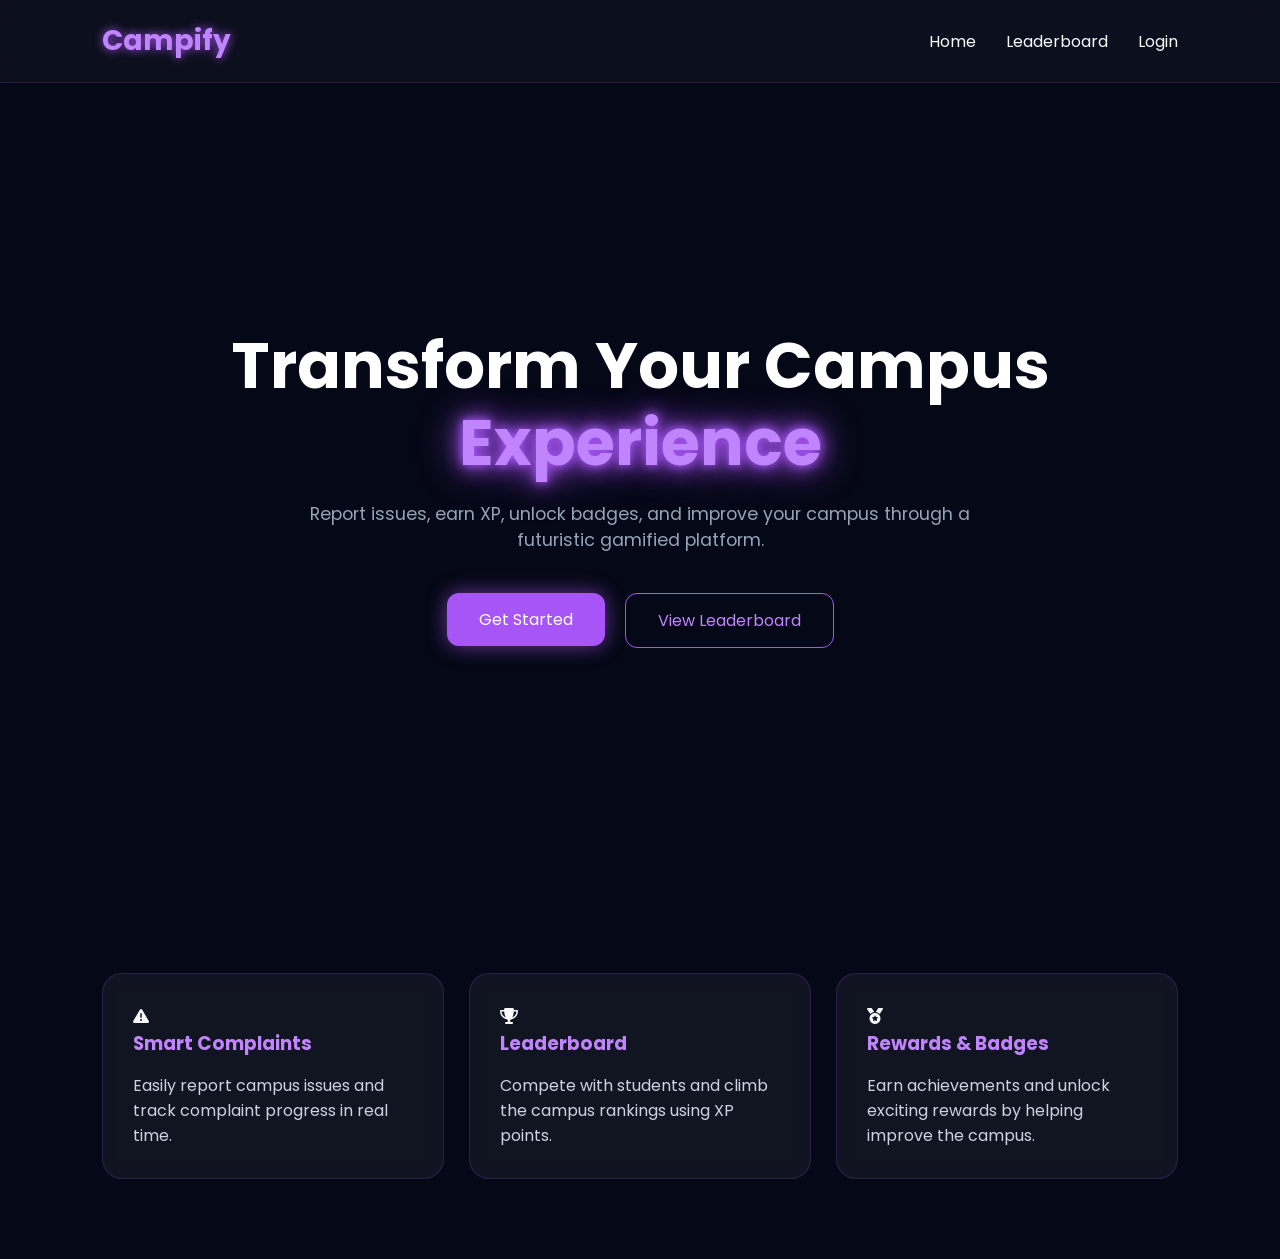
<file: index.html>
<!DOCTYPE html>
<html lang="en">
<head>
    <meta charset="UTF-8">
    <meta name="viewport" content="width=device-width, initial-scale=1.0">
    <title>Campify</title>

    <link rel="stylesheet" href="campus_game/css/style.css">
    <link rel="stylesheet" href="campus_game/css/responsive.css">
    <link rel="stylesheet"
    href="https://cdnjs.cloudflare.com/ajax/libs/font-awesome/6.5.1/css/all.min.css">
</head>
<body>

    <nav class="navbar">

        <div class="logo">Campify</div>

        <div class="nav-links">
            <a href="index.html">Home</a>
            <a href="campus_game/leaderboard.html">Leaderboard</a>
            <a href="campus_game/login.html">Login</a>
        </div>

    </nav>

    <section class="hero">

        <h1>
            Transform Your Campus
            <span>Experience</span>
        </h1>

        <p>
            Report issues, earn XP, unlock badges,
            and improve your campus through a
            futuristic gamified platform.
        </p>

        <div class="hero-btns">

            <a href="campus_game/login.html">
                <button class="btn primary-btn">
                    Get Started
                </button>
            </a>

            <a href="campus_game/leaderboard.html">
                <button class="btn secondary-btn">
                    View Leaderboard
                </button>
            </a>

        </div>

    </section>

    <section class="features">

        <div class="card">
            <i class="fa-solid fa-triangle-exclamation"></i>
            <h3>Smart Complaints</h3>
            <p>
                Easily report campus issues and track
                complaint progress in real time.
            </p>
        </div>

        <div class="card">
            <i class="fa-solid fa-trophy"></i>
            <h3>Leaderboard</h3>
            <p>
                Compete with students and climb the
                campus rankings using XP points.
            </p>
        </div>

        <div class="card">
            <i class="fa-solid fa-medal"></i>
            <h3>Rewards & Badges</h3>
            <p>
                Earn achievements and unlock exciting
                rewards by helping improve the campus.
            </p>
        </div>

    </section>

<script src="campus_game/js/main.js"></script>
</body>
</html>
</file>
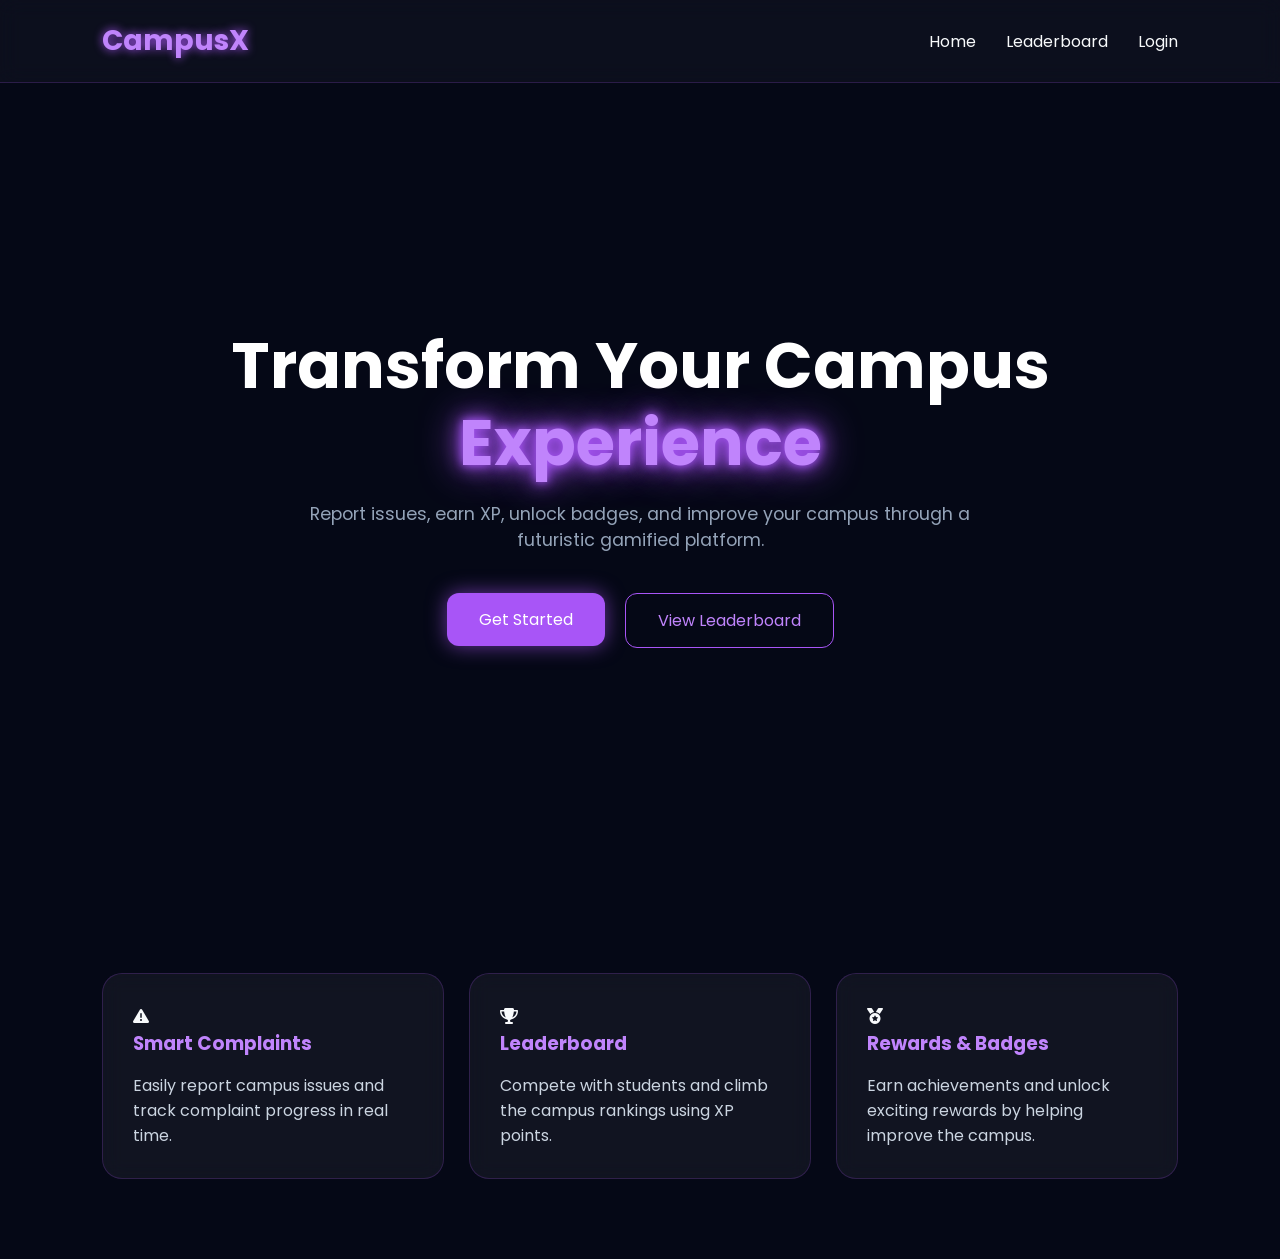
<file: campus-gamified-system/frontend/index.html>
<!DOCTYPE html>
<html lang="en">
<head>
    <meta charset="UTF-8">
    <meta name="viewport" content="width=device-width, initial-scale=1.0">
    <title>CampusX</title>

    <link rel="stylesheet" href="css/style.css">
<link rel="stylesheet" href="css/responsive.css">
    <link rel="stylesheet"
    href="https://cdnjs.cloudflare.com/ajax/libs/font-awesome/6.5.1/css/all.min.css">
</head>
<body>

    <nav class="navbar">

        <div class="logo">CampusX</div>

        <div class="nav-links">
            <a href="index.html">Home</a>
            <a href="leaderboard.html">Leaderboard</a>
            <a href="login.html">Login</a>
        </div>

    </nav>
    <section class="hero">

        <h1>
            Transform Your Campus
            <span>Experience</span>
        </h1>

        <p>
            Report issues, earn XP, unlock badges,
            and improve your campus through a
            futuristic gamified platform.
        </p>

        <div class="hero-btns">

            <a href="login.html">
                <button class="btn primary-btn">
                    Get Started
                </button>
            </a>

            <a href="leaderboard.html">
                <button class="btn secondary-btn">
                    View Leaderboard
                </button>
            </a>

        </div>

    </section>

    <section class="features">

        <div class="card">
            <i class="fa-solid fa-triangle-exclamation"></i>
            <h3>Smart Complaints</h3>
            <p>
                Easily report campus issues and track
                complaint progress in real time.
            </p>
        </div>

        <div class="card">
            <i class="fa-solid fa-trophy"></i>
            <h3>Leaderboard</h3>
            <p>
                Compete with students and climb the
                campus rankings using XP points.
            </p>
        </div>

        <div class="card">
            <i class="fa-solid fa-medal"></i>
            <h3>Rewards & Badges</h3>
            <p>
                Earn achievements and unlock exciting
                rewards by helping improve the campus.
            </p>
        </div>

    </section>
<script src="js/main.js"></script>
</body>
</html>
</file>
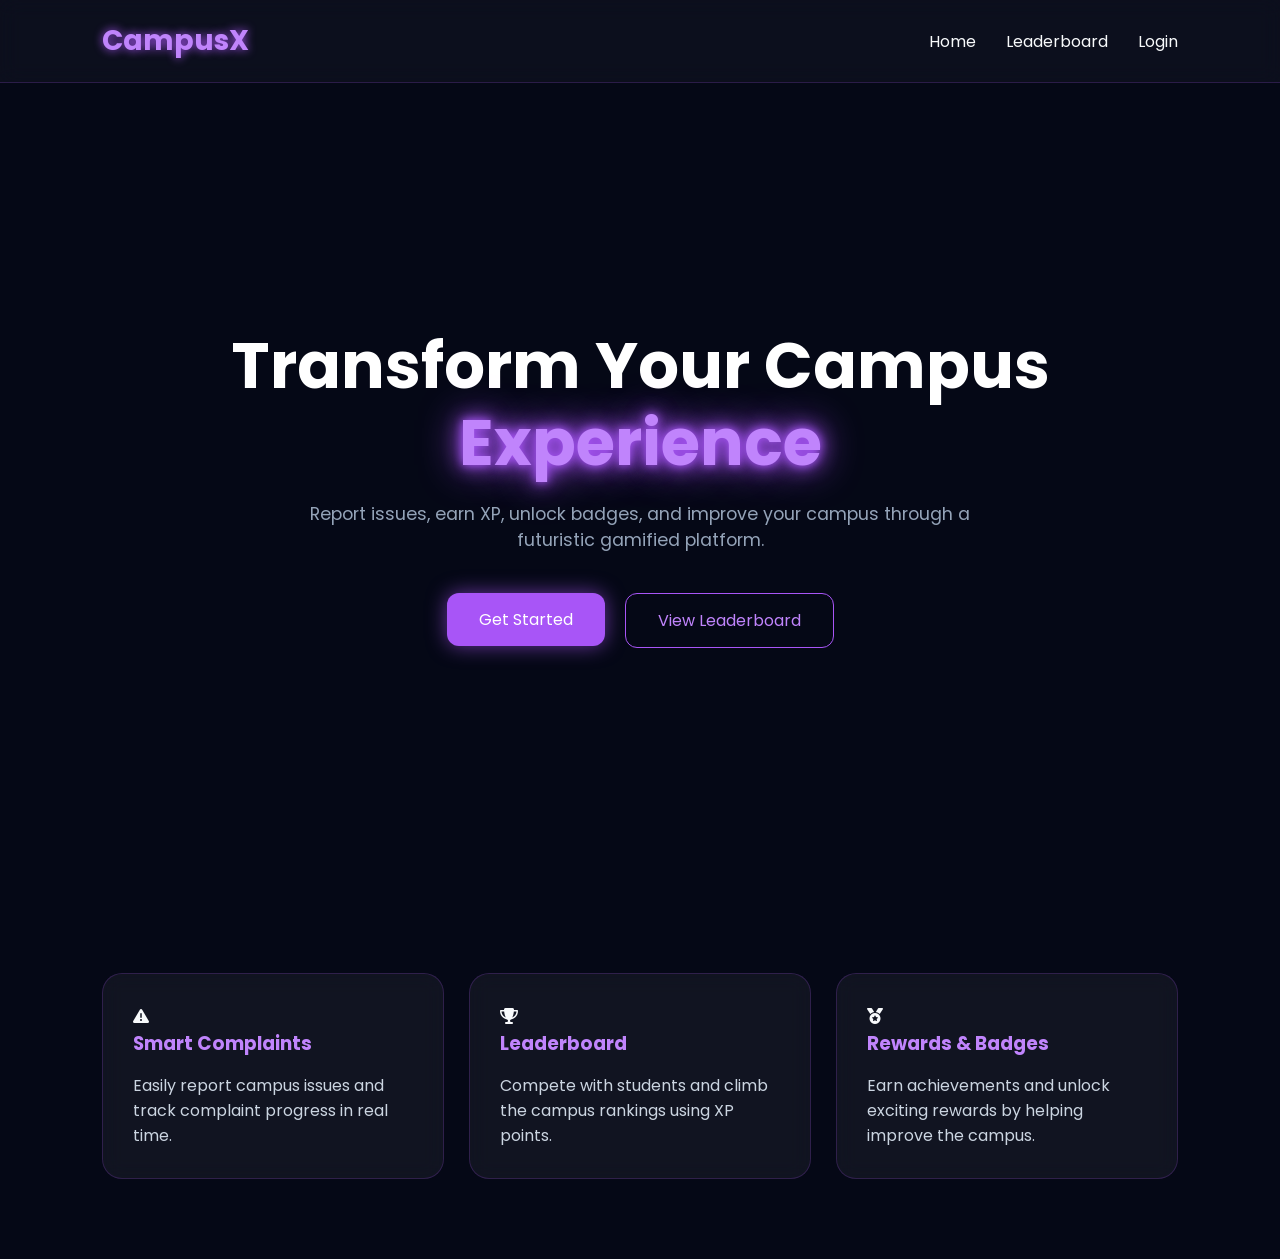
<file: campus-gamified-system/frontend/html/index.html>
<!DOCTYPE html>
<html lang="en">
<head>
    <meta charset="UTF-8">
    <meta name="viewport" content="width=device-width, initial-scale=1.0">
    <title>CampusX</title>

    <link rel="stylesheet" href="../css/style.css">
<link rel="stylesheet" href="../css/responsive.css">
    <link rel="stylesheet"
    href="https://cdnjs.cloudflare.com/ajax/libs/font-awesome/6.5.1/css/all.min.css">
</head>
<body>

    <nav class="navbar">

        <div class="logo">CampusX</div>

        <div class="nav-links">
            <a href="index.html">Home</a>
            <a href="leaderboard.html">Leaderboard</a>
            <a href="login.html">Login</a>
        </div>

    </nav>
    <section class="hero">

        <h1>
            Transform Your Campus
            <span>Experience</span>
        </h1>

        <p>
            Report issues, earn XP, unlock badges,
            and improve your campus through a
            futuristic gamified platform.
        </p>

        <div class="hero-btns">

            <a href="login.html">
                <button class="btn primary-btn">
                    Get Started
                </button>
            </a>

            <a href="leaderboard.html">
                <button class="btn secondary-btn">
                    View Leaderboard
                </button>
            </a>

        </div>

    </section>

    <section class="features">

        <div class="card">
            <i class="fa-solid fa-triangle-exclamation"></i>
            <h3>Smart Complaints</h3>
            <p>
                Easily report campus issues and track
                complaint progress in real time.
            </p>
        </div>

        <div class="card">
            <i class="fa-solid fa-trophy"></i>
            <h3>Leaderboard</h3>
            <p>
                Compete with students and climb the
                campus rankings using XP points.
            </p>
        </div>

        <div class="card">
            <i class="fa-solid fa-medal"></i>
            <h3>Rewards & Badges</h3>
            <p>
                Earn achievements and unlock exciting
                rewards by helping improve the campus.
            </p>
        </div>

    </section>
<script src="../js/main.js"></script>
</body>
</html>
</file>
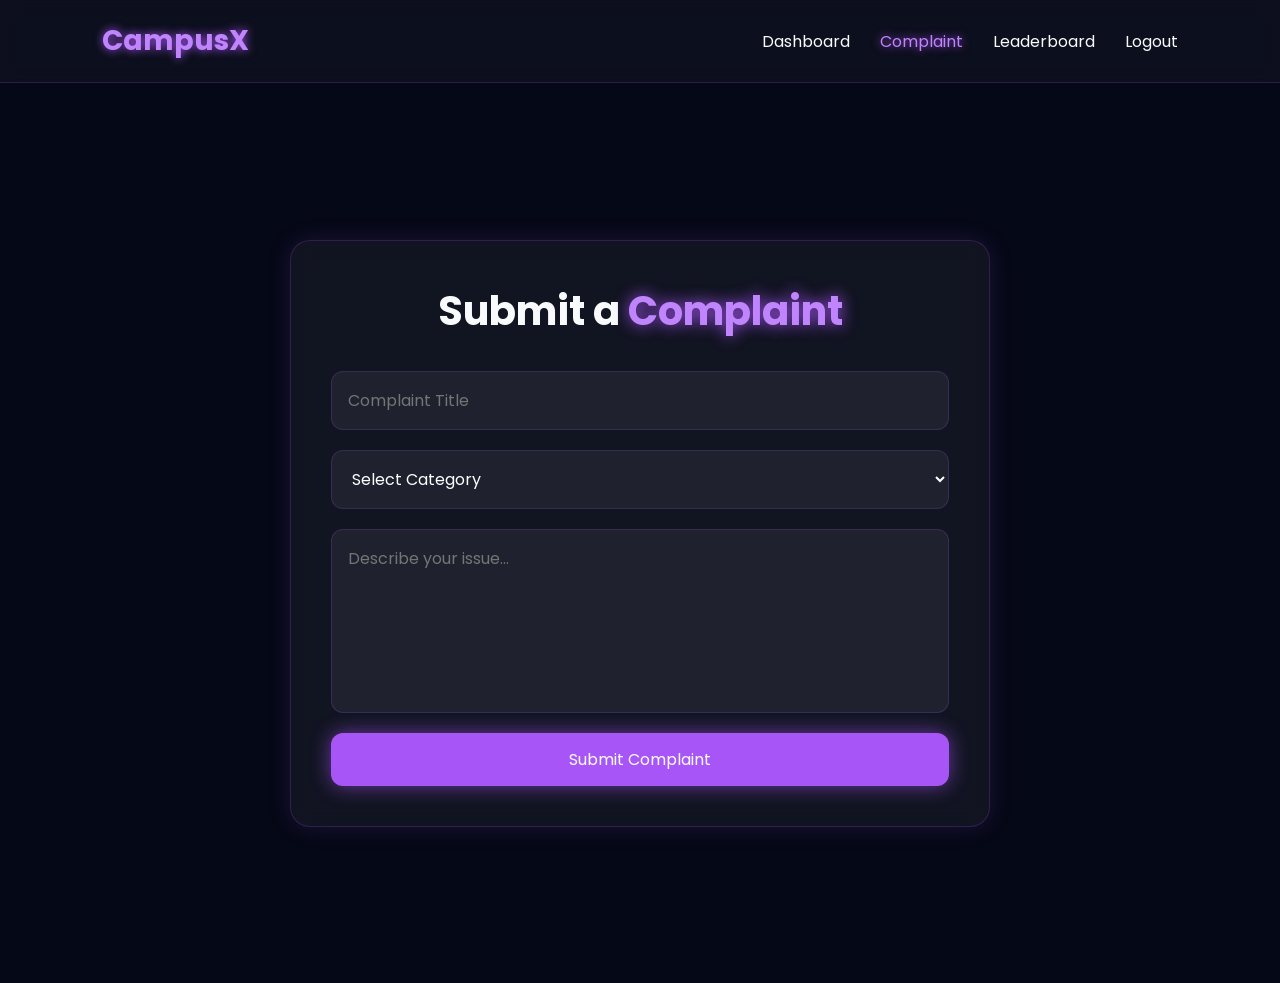
<file: campus-gamified-system/complaint.html>
<!DOCTYPE html>
<html lang="en">
<head>
    <meta charset="UTF-8">
    <meta name="viewport" content="width=device-width, initial-scale=1.0">
    <title>Complaint Page</title>

    <!-- CSS -->

    <link rel="stylesheet" href="css/style.css">
    <link rel="stylesheet" href="css/complaint.css">
    <link rel="stylesheet" href="css/responsive.css">

    <!-- FONT AWESOME -->

    <link rel="stylesheet"
    href="https://cdnjs.cloudflare.com/ajax/libs/font-awesome/6.5.1/css/all.min.css">
</head>
<body>

    <!-- NAVBAR -->

    <nav class="navbar">

        <div class="logo">CampusX</div>

        <div class="nav-links">
            <a href="dashboard.html">Dashboard</a>
            <a href="complaint.html" class="active">Complaint</a>
            <a href="leaderboard.html">Leaderboard</a>
            <a href="index.html">Logout</a>
        </div>

    </nav>

    <!-- COMPLAINT SECTION -->

    <section class="complaint-section">

        <div class="complaint-container">

            <h1>Submit a <span>Complaint</span></h1>

            <form class="complaint-form">

                <input
                    type="text"
                    placeholder="Complaint Title"
                    required
                >

                <select required>
                    <option value="">Select Category</option>
                    <option>Electricity</option>
                    <option>Water</option>
                    <option>WiFi</option>
                    <option>Classroom</option>
                    <option>Hostel</option>
                </select>

                <textarea
                    rows="6"
                    placeholder="Describe your issue..."
                    required
                ></textarea>

                <button type="submit" class="btn primary-btn">
                    Submit Complaint
                </button>

            </form>

        </div>

    </section>

    <!-- JS -->

    <script src="js/main.js"></script>
    <script src="js/complaint.js"></script>

</body>
</html>
</file>
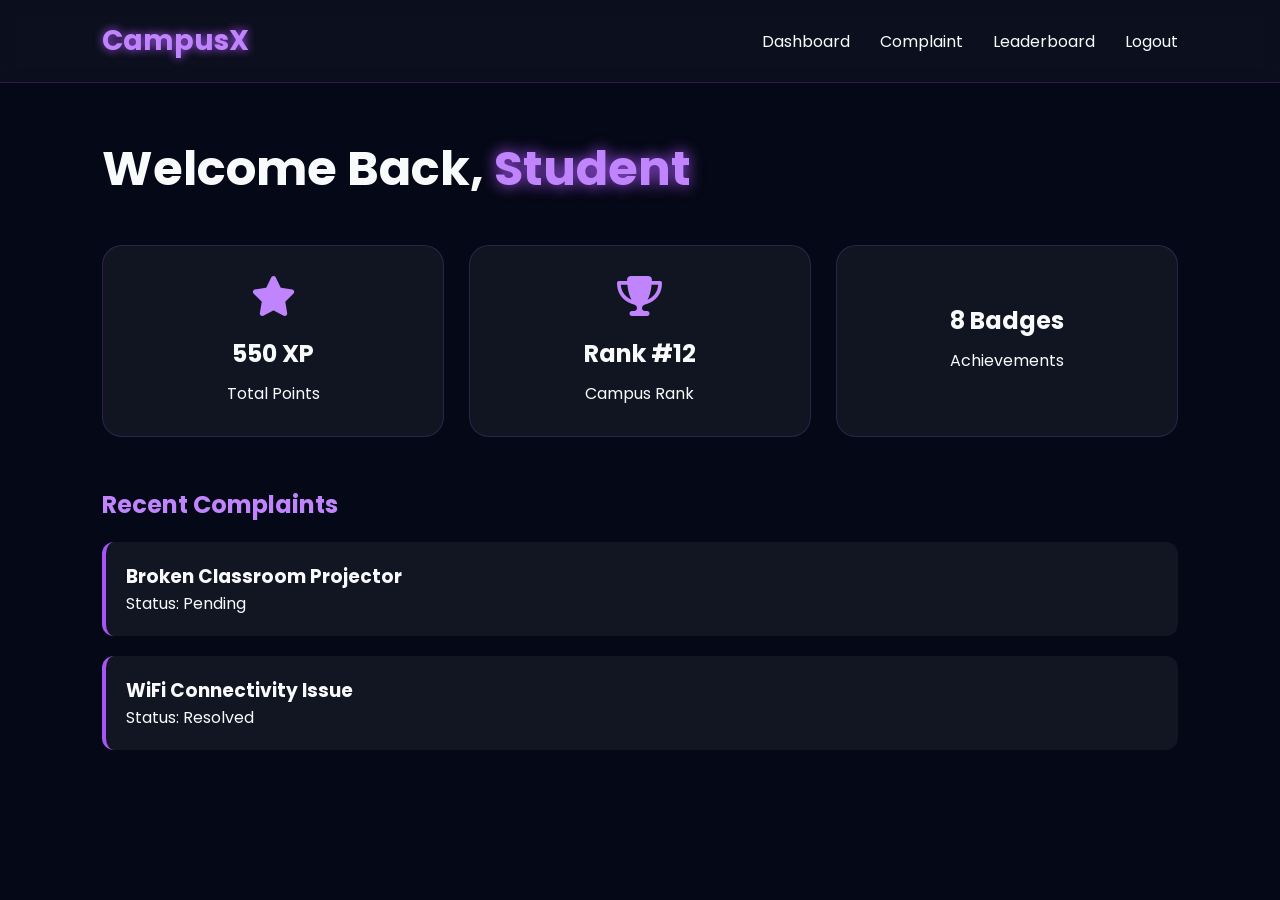
<file: campus-gamified-system/dashboard.html>
<!DOCTYPE html>
<html lang="en">
<head>
    <meta charset="UTF-8">
    <meta name="viewport" content="width=device-width, initial-scale=1.0">
    <title>Dashboard</title>

    <link rel="stylesheet" href="css/style.css">
    <link rel="stylesheet" href="css/dashboard.css">
<link rel="stylesheet" href="css/responsive.css">
    <link rel="stylesheet"
    href="https://cdnjs.cloudflare.com/ajax/libs/font-awesome/6.5.1/css/all.min.css">
</head>
<body>

    <nav class="navbar">
        <div class="logo">CampusX</div>

        <div class="nav-links">
            <a href="dashboard.html">Dashboard</a>
            <a href="complaint.html">Complaint</a>
            <a href="leaderboard.html">Leaderboard</a>
            <a href="index.html">Logout</a>
        </div>
    </nav>

    <section class="dashboard">

        <h1>Welcome Back, <span>Student</span></h1>

        <div class="stats-container">

            <div class="stat-card">
                <i class="fa-solid fa-star"></i>
                <h2 class="xp-count">0 XP</h2>
                <p>Total Points</p>
            </div>

            <div class="stat-card">
                <i class="fa-solid fa-trophy"></i>
                <h2>Rank #12</h2>
                <p>Campus Rank</p>
            </div>

            <div class="stat-card">
                <i class="fa-solid fa-badge-check"></i>
                <h2>8 Badges</h2>
                <p>Achievements</p>
            </div>

        </div>

        <div class="recent-section">

            <h2>Recent Complaints</h2>

            <div class="complaint-card">
                <h3>Broken Classroom Projector</h3>
                <p>Status: Pending</p>
            </div>

            <div class="complaint-card">
                <h3>WiFi Connectivity Issue</h3>
                <p>Status: Resolved</p>
            </div>

        </div>

    </section>
<script src="js/dashboard.js"></script>
<script src="js/main.js"></script>
</body>
</html>
</file>
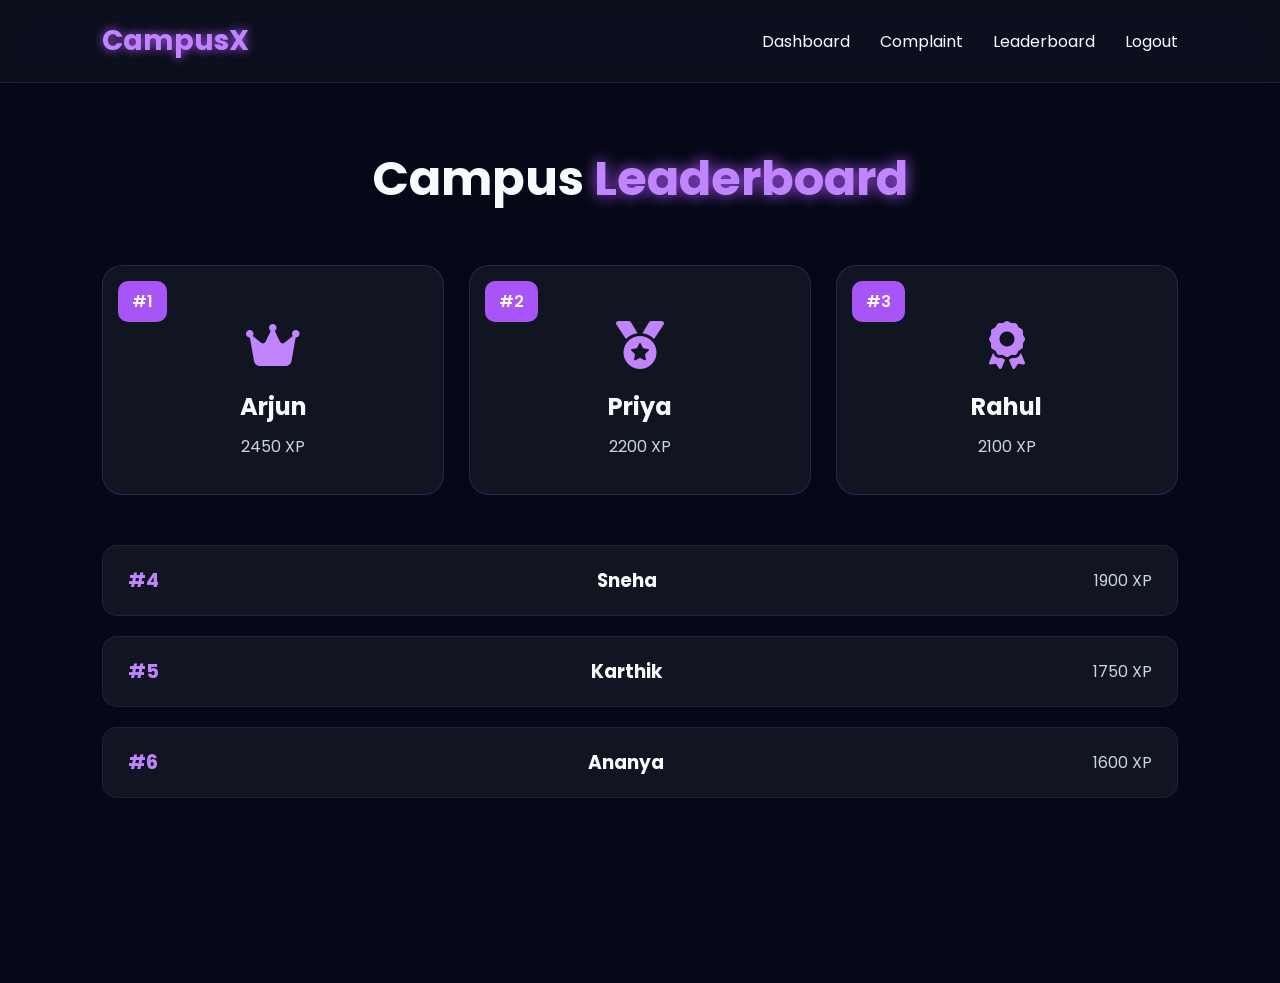
<file: campus-gamified-system/leaderboard.html>
<!DOCTYPE html>
<html lang="en">
<head>
    <meta charset="UTF-8">
    <meta name="viewport" content="width=device-width, initial-scale=1.0">
    <title>Leaderboard</title>

    <link rel="stylesheet" href="css/style.css">
    <link rel="stylesheet" href="css/leaderboard.css">
<link rel="stylesheet" href="css/responsive.css">
    <link rel="stylesheet"
    href="https://cdnjs.cloudflare.com/ajax/libs/font-awesome/6.5.1/css/all.min.css">
</head>
<body>

    <nav class="navbar">

        <div class="logo">CampusX</div>

        <div class="nav-links">
            <a href="dashboard.html">Dashboard</a>
            <a href="complaint.html">Complaint</a>
            <a href="leaderboard.html">Leaderboard</a>
            <a href="index.html">Logout</a>
        </div>

    </nav>

    <section class="leaderboard-section">

        <h1>Campus <span>Leaderboard</span></h1>

        <div class="leaderboard-container">

            <div class="leader-card first">
                <div class="rank">#1</div>

                <i class="fa-solid fa-crown"></i>

                <h2>Arjun</h2>

                <p>2450 XP</p>
            </div>

            <div class="leader-card second">
                <div class="rank">#2</div>

                <i class="fa-solid fa-medal"></i>

                <h2>Priya</h2>

                <p>2200 XP</p>
            </div>

            <div class="leader-card third">
                <div class="rank">#3</div>

                <i class="fa-solid fa-award"></i>

                <h2>Rahul</h2>

                <p>2100 XP</p>
            </div>

        </div>

        <div class="rank-list">

            <div class="rank-item">
                <span>#4</span>
                <h3>Sneha</h3>
                <p>1900 XP</p>
            </div>

            <div class="rank-item">
                <span>#5</span>
                <h3>Karthik</h3>
                <p>1750 XP</p>
            </div>

            <div class="rank-item">
                <span>#6</span>
                <h3>Ananya</h3>
                <p>1600 XP</p>
            </div>

        </div>

    </section>
<script src="js/main.js"></script>
</body>
</html>
</file>
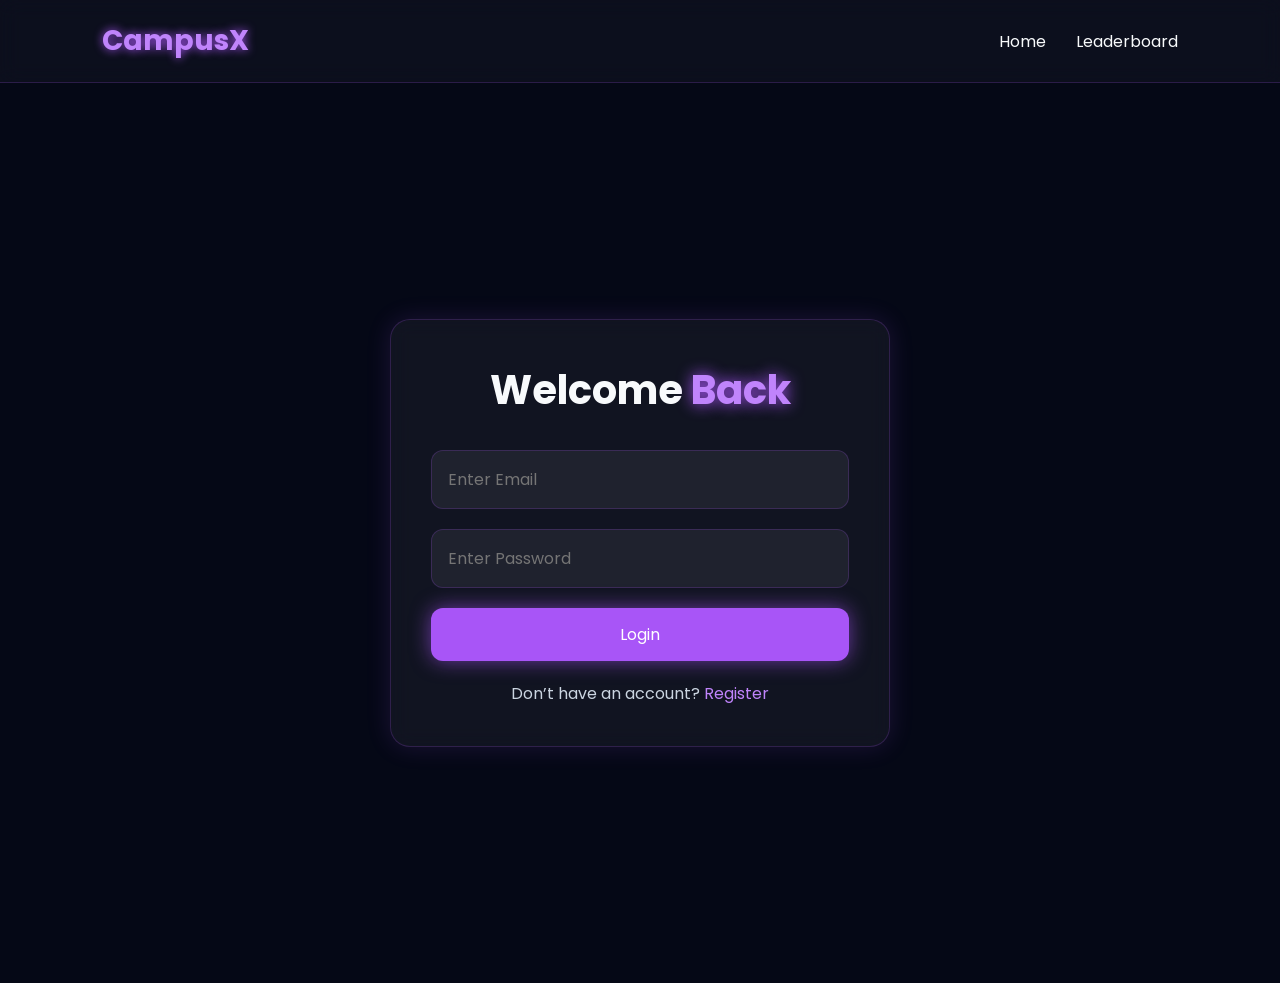
<file: campus-gamified-system/login.html>
<!DOCTYPE html>
<html lang="en">
<head>
    <meta charset="UTF-8">
    <meta name="viewport" content="width=device-width, initial-scale=1.0">
    <title>Login</title>

    <link rel="stylesheet" href="css/style.css">
    <link rel="stylesheet" href="css/login.css">
<link rel="stylesheet" href="css/responsive.css">
    <link rel="stylesheet"
    href="https://cdnjs.cloudflare.com/ajax/libs/font-awesome/6.5.1/css/all.min.css">
</head>
<body>

    <nav class="navbar">

        <div class="logo">CampusX</div>

        <div class="nav-links">
            <a href="index.html">Home</a>
            <a href="leaderboard.html">Leaderboard</a>
        </div>

    </nav>

    <section class="login-section">

        <div class="login-container">

            <h1>Welcome <span>Back</span></h1>

            <form class="login-form">

                <input type="email"
                placeholder="Enter Email"
                required>

                <input type="password"
                placeholder="Enter Password"
                required>

                <button class="btn primary-btn">
                    Login
                </button>

            </form>

            <p class="register-text">
                Don’t have an account?
                <a href="#">Register</a>
            </p>

        </div>

    </section>
<script src="js/main.js"></script>
<script src="js/login.js"></script>
</body>
</html>
</file>
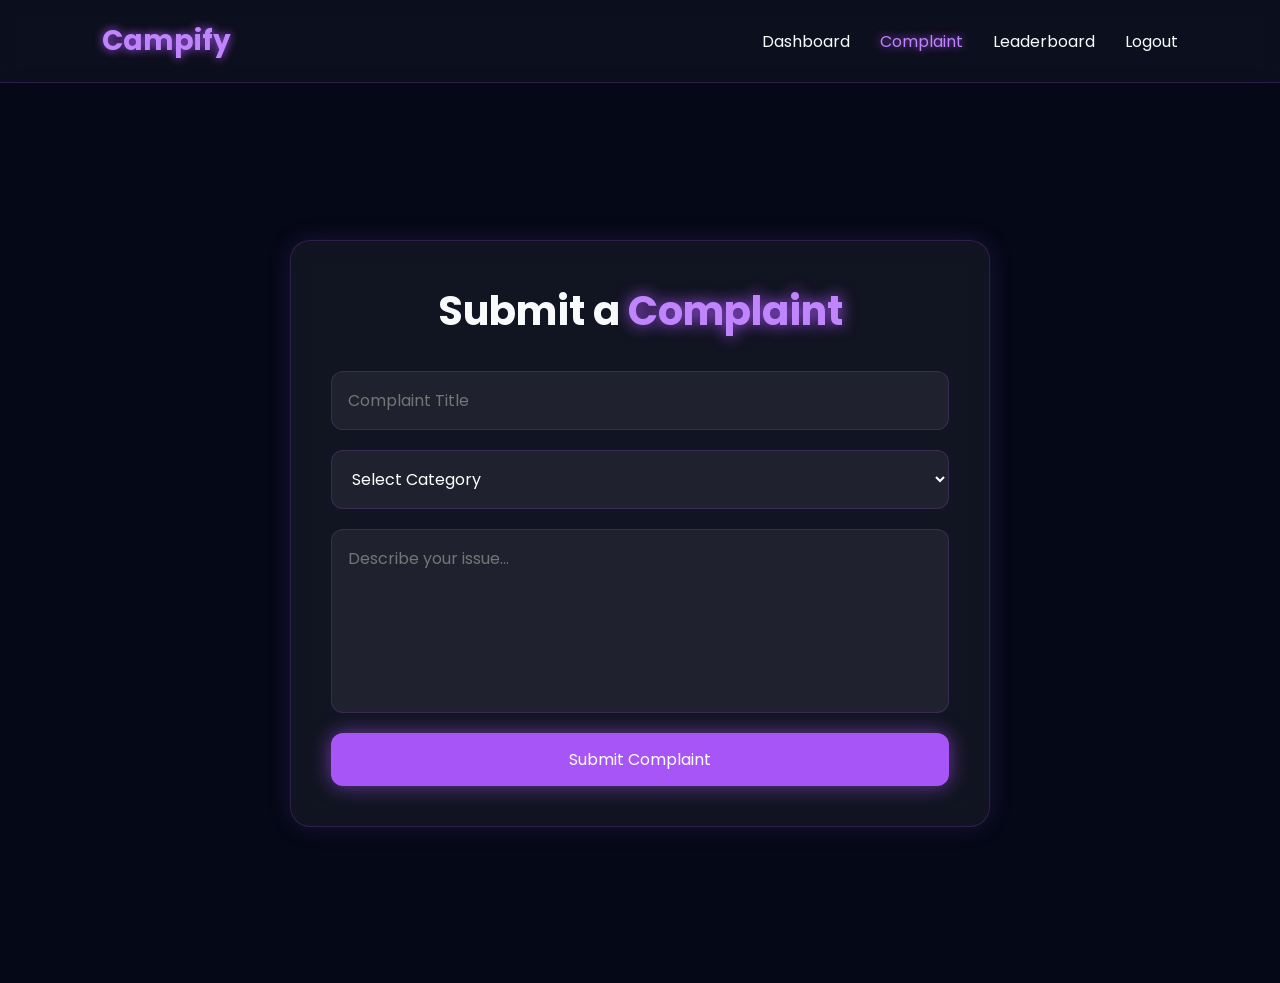
<file: campus_game/complaint.html>
<!DOCTYPE html>
<html lang="en">
<head>
    <meta charset="UTF-8">
    <meta name="viewport" content="width=device-width, initial-scale=1.0">
    <title>Complaint Page</title>

    <link rel="stylesheet" href="css/style.css">
    <link rel="stylesheet" href="css/complaint.css">
    <link rel="stylesheet" href="css/responsive.css">

    <link rel="stylesheet"
    href="https://cdnjs.cloudflare.com/ajax/libs/font-awesome/6.5.1/css/all.min.css">
</head>
<body>

    <nav class="navbar">

        <div class="logo">Campify</div>

        <div class="nav-links">
            <a href="dashboard.html">Dashboard</a>
            <a href="complaint.html" class="active">Complaint</a>
            <a href="leaderboard.html">Leaderboard</a>
            <a href="../index.html">Logout</a>
        </div>

    </nav>

    <section class="complaint-section">

        <div class="complaint-container">

            <h1>Submit a <span>Complaint</span></h1>

            <form class="complaint-form">

                <input
                    type="text"
                    placeholder="Complaint Title"
                    required
                >

                <select required>
                    <option value="">Select Category</option>
                    <option>Electricity</option>
                    <option>Water</option>
                    <option>WiFi</option>
                    <option>Classroom</option>
                    <option>Hostel</option>
                </select>

                <textarea
                    rows="6"
                    placeholder="Describe your issue..."
                    required
                ></textarea>

                <button type="submit" class="btn primary-btn">
                    Submit Complaint
                </button>

            </form>

        </div>

    </section>

    <script src="js/main.js"></script>
    <script src="js/complaint.js"></script>

</body>
</html>
</file>
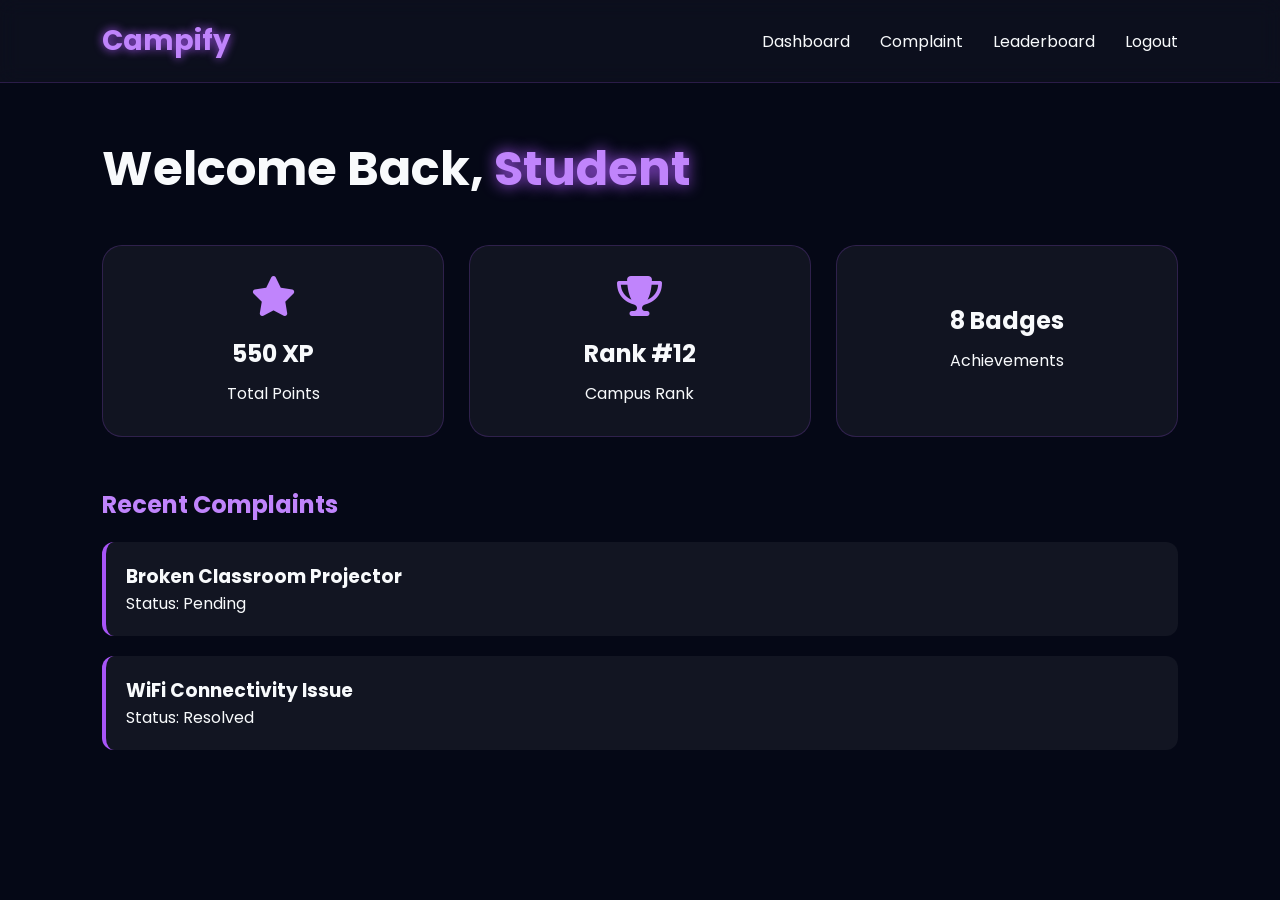
<file: campus_game/dashboard.html>
<!DOCTYPE html>
<html lang="en">
<head>
    <meta charset="UTF-8">
    <meta name="viewport" content="width=device-width, initial-scale=1.0">
    <title>Dashboard</title>

    <link rel="stylesheet" href="css/style.css">
    <link rel="stylesheet" href="css/dashboard.css">
    <link rel="stylesheet" href="css/responsive.css">
    <link rel="stylesheet"
    href="https://cdnjs.cloudflare.com/ajax/libs/font-awesome/6.5.1/css/all.min.css">
</head>
<body>

    <nav class="navbar">
        <div class="logo">Campify</div>

        <div class="nav-links">
            <a href="dashboard.html">Dashboard</a>
            <a href="complaint.html">Complaint</a>
            <a href="leaderboard.html">Leaderboard</a>

            <!-- FIXED -->
            <a href="../index.html">Logout</a>
        </div>
    </nav>

    <section class="dashboard">

        <h1>Welcome Back, <span>Student</span></h1>

        <div class="stats-container">

            <div class="stat-card">
                <i class="fa-solid fa-star"></i>
                <h2 class="xp-count">0 XP</h2>
                <p>Total Points</p>
            </div>

            <div class="stat-card">
                <i class="fa-solid fa-trophy"></i>
                <h2>Rank #12</h2>
                <p>Campus Rank</p>
            </div>

            <div class="stat-card">
                <i class="fa-solid fa-badge-check"></i>
                <h2>8 Badges</h2>
                <p>Achievements</p>
            </div>

        </div>

        <div class="recent-section">

            <h2>Recent Complaints</h2>

            <div class="complaint-card">
                <h3>Broken Classroom Projector</h3>
                <p>Status: Pending</p>
            </div>

            <div class="complaint-card">
                <h3>WiFi Connectivity Issue</h3>
                <p>Status: Resolved</p>
            </div>

        </div>

    </section>

<script src="js/dashboard.js"></script>
<script src="js/main.js"></script>
</body>
</html>
</file>
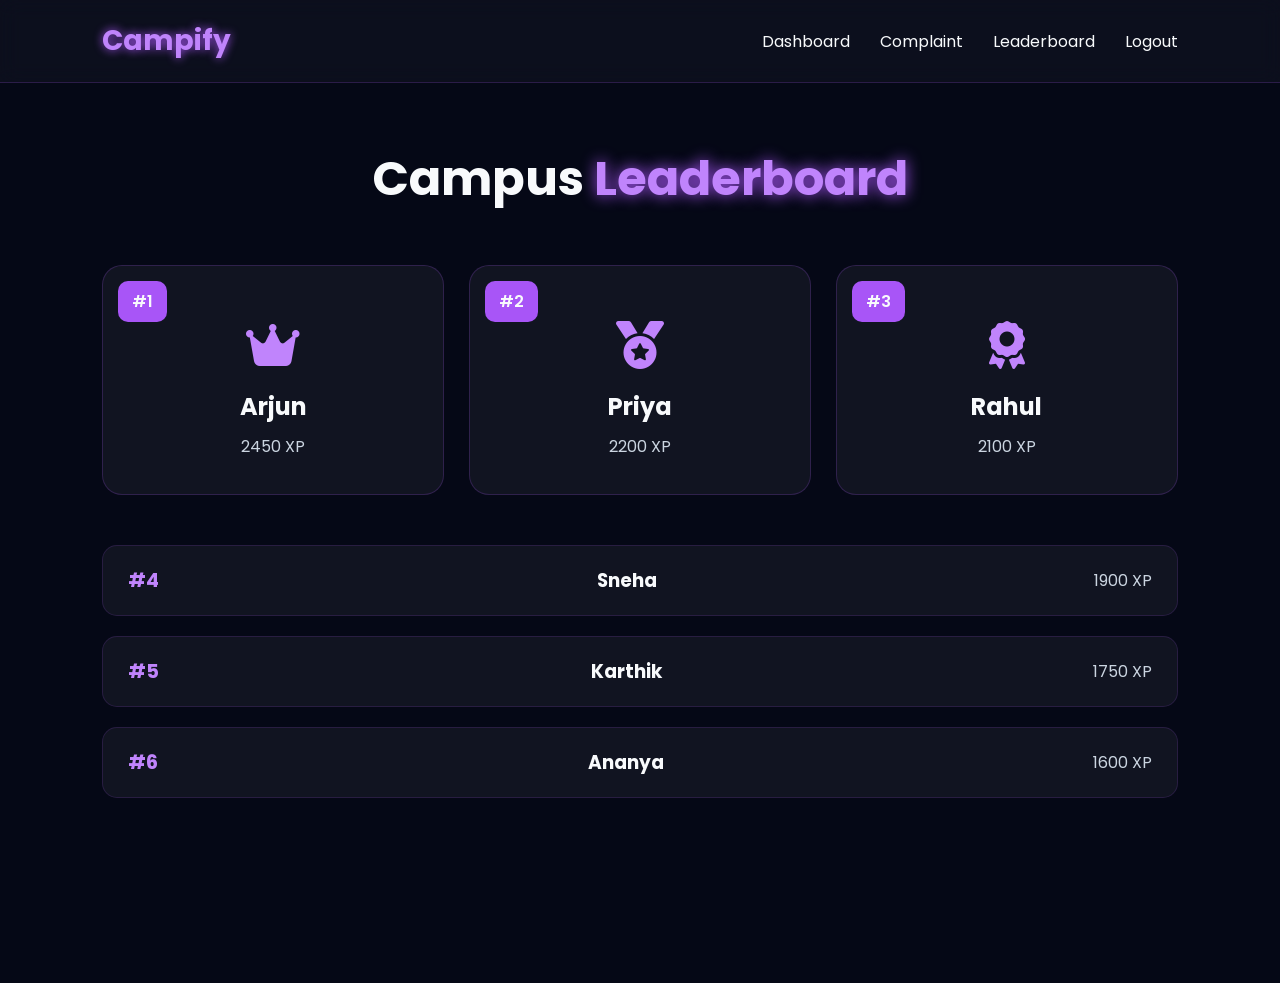
<file: campus_game/leaderboard.html>
<!DOCTYPE html>
<html lang="en">
<head>
    <meta charset="UTF-8">
    <meta name="viewport" content="width=device-width, initial-scale=1.0">
    <title>Leaderboard</title>

    <link rel="stylesheet" href="css/style.css">
    <link rel="stylesheet" href="css/leaderboard.css">
<link rel="stylesheet" href="css/responsive.css">
    <link rel="stylesheet"
    href="https://cdnjs.cloudflare.com/ajax/libs/font-awesome/6.5.1/css/all.min.css">
</head>
<body>

    <nav class="navbar">

        <div class="logo">Campify</div>

        <div class="nav-links">
            <a href="dashboard.html">Dashboard</a>
            <a href="complaint.html">Complaint</a>
            <a href="leaderboard.html">Leaderboard</a>
            <a href="index.html">Logout</a>
        </div>

    </nav>

    <section class="leaderboard-section">

        <h1>Campus <span>Leaderboard</span></h1>

        <div class="leaderboard-container">

            <div class="leader-card first">
                <div class="rank">#1</div>

                <i class="fa-solid fa-crown"></i>

                <h2>Arjun</h2>

                <p>2450 XP</p>
            </div>

            <div class="leader-card second">
                <div class="rank">#2</div>

                <i class="fa-solid fa-medal"></i>

                <h2>Priya</h2>

                <p>2200 XP</p>
            </div>

            <div class="leader-card third">
                <div class="rank">#3</div>

                <i class="fa-solid fa-award"></i>

                <h2>Rahul</h2>

                <p>2100 XP</p>
            </div>

        </div>

        <div class="rank-list">

            <div class="rank-item">
                <span>#4</span>
                <h3>Sneha</h3>
                <p>1900 XP</p>
            </div>

            <div class="rank-item">
                <span>#5</span>
                <h3>Karthik</h3>
                <p>1750 XP</p>
            </div>

            <div class="rank-item">
                <span>#6</span>
                <h3>Ananya</h3>
                <p>1600 XP</p>
            </div>

        </div>

    </section>
<script src="js/main.js"></script>
</body>
</html>
</file>
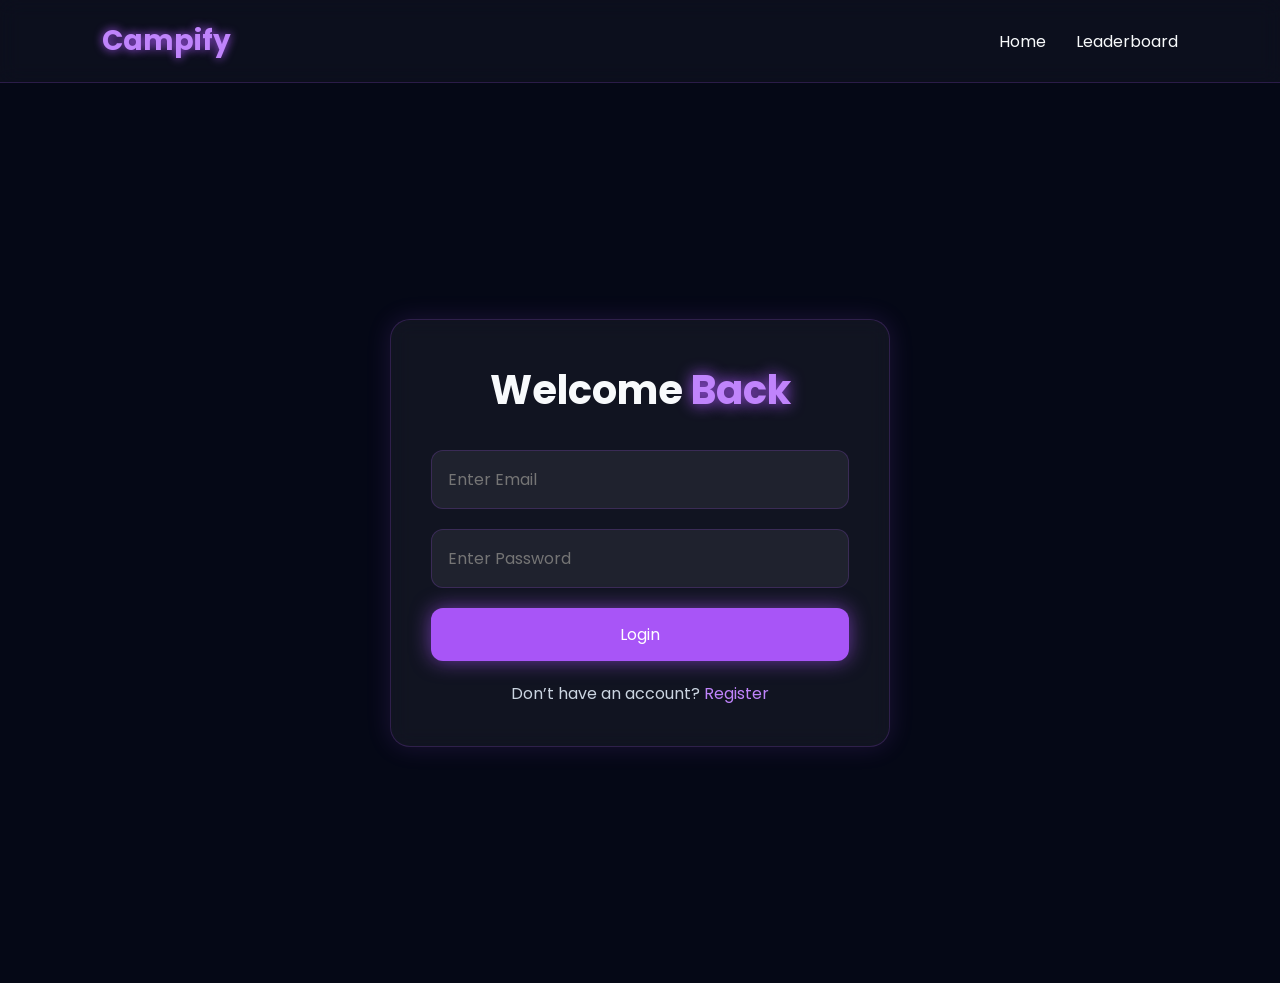
<file: campus_game/login.html>
<!DOCTYPE html>
<html lang="en">
<head>
    <meta charset="UTF-8">
    <meta name="viewport" content="width=device-width, initial-scale=1.0">
    <title>Login</title>

    <link rel="stylesheet" href="css/style.css">
    <link rel="stylesheet" href="css/login.css">
    <link rel="stylesheet" href="css/responsive.css">
    <link rel="stylesheet"
    href="https://cdnjs.cloudflare.com/ajax/libs/font-awesome/6.5.1/css/all.min.css">
</head>
<body>

    <nav class="navbar">

        <div class="logo">Campify</div>

        <div class="nav-links">
            <!-- FIXED PATHS -->
            <a href="../index.html">Home</a>
            <a href="leaderboard.html">Leaderboard</a>
        </div>

    </nav>

    <section class="login-section">

        <div class="login-container">

            <h1>Welcome <span>Back</span></h1>

            <form class="login-form">

                <input type="email"
                placeholder="Enter Email"
                required>

                <input type="password"
                placeholder="Enter Password"
                required>

                <button class="btn primary-btn">
                    Login
                </button>

            </form>

            <p class="register-text">
                Don’t have an account?
                <a href="#">Register</a>
            </p>

        </div>

    </section>

    <!-- JS is already correct -->
    <script src="js/main.js"></script>
    <script src="js/login.js"></script>

</body>
</html>
</file>
<file: campus_game/css/style.css>
@import url('https://fonts.googleapis.com/css2?family=Poppins:wght@300;400;500;600;700&display=swap');

*{
    margin:0;
    padding:0;
    box-sizing:border-box;
    font-family:'Poppins',sans-serif;
}

body{
    background:#050816;
    color:#F8FAFC;
    overflow-x:hidden;
}
html{
    scroll-behavior:smooth;
}

.navbar{
    width:100%;
    padding:20px 8%;
    display:flex;
    justify-content:space-between;
    align-items:center;
    background:rgba(255,255,255,0.03);
    backdrop-filter:blur(10px);
    border-bottom:1px solid rgba(168,85,247,0.2);
}

.logo{
    font-size:28px;
    font-weight:700;
    color:#C084FC;
    text-shadow:0 0 10px #A855F7;
}

.nav-links{
    display:flex;
    gap:30px;
}

.nav-links a{
    text-decoration:none;
    color:#F8FAFC;
    transition:0.3s;
}

.nav-links a.active{
    color:#C084FC;
    text-shadow:0 0 10px #A855F7;
}

.nav-links a:hover{
    color:#C084FC;
    text-shadow:0 0 10px #A855F7;
}

.hero{
    min-height:90vh;
    display:flex;
    justify-content:center;
    align-items:center;
    flex-direction:column;
    text-align:center;
    padding:0 10%;
}

.hero h1{
    font-size:4rem;
    color:#fff;
    margin-bottom:20px;
    line-height:1.2;
}

.hero h1 span{
    color:#C084FC;
    text-shadow:
        0 0 10px #A855F7,
        0 0 20px #A855F7,
        0 0 40px #A855F7;
}

.hero p{
    color:#94A3B8;
    max-width:700px;
    margin-bottom:40px;
    font-size:1.1rem;
}

.hero-btns{
    display:flex;
    gap:20px;
}

.btn{
    padding:14px 32px;
    border:none;
    border-radius:12px;
    cursor:pointer;
    font-size:1rem;
    transition:0.3s ease;
}

.primary-btn{
    background:#A855F7;
    color:white;
    box-shadow:0 0 20px rgba(168,85,247,0.6);
}

.primary-btn:hover{
    transform:translateY(-3px);
    box-shadow:0 0 30px rgba(168,85,247,1);
}

.secondary-btn{
    background:transparent;
    border:1px solid #A855F7;
    color:#C084FC;
}

.secondary-btn:hover{
    background:#A855F7;
    color:white;
}

.features{
    padding:80px 8%;
    display:grid;
    grid-template-columns:repeat(auto-fit,minmax(250px,1fr));
    gap:25px;
}

.card{
    background:rgba(255,255,255,0.05);
    border:1px solid rgba(168,85,247,0.2);
    padding:30px;
    border-radius:20px;
    backdrop-filter:blur(10px);
    transition:0.3s ease;
}

.card:hover{
    transform:translateY(-10px);
    box-shadow:0 0 25px rgba(168,85,247,0.4);
}

.card h3{
    color:#C084FC;
    margin-bottom:15px;
}

.card p{
    color:#CBD5E1;
}
</file>
<file: campus_game/css/responsive.css>
@media(max-width:768px){

    .navbar{
        flex-direction:column;
        gap:20px;
    }

    .nav-links{
        flex-wrap:wrap;
        justify-content:center;
    }

    .hero h1{
        font-size:2.5rem;
    }

    .stats-container,
    .leaderboard-container{
        grid-template-columns:1fr;
    }

}
</file>
<file: campus-gamified-system/frontend/css/style.css>
@import url('https://fonts.googleapis.com/css2?family=Poppins:wght@300;400;500;600;700&display=swap');

*{
    margin:0;
    padding:0;
    box-sizing:border-box;
    font-family:'Poppins',sans-serif;
}

body{
    background:#050816;
    color:#F8FAFC;
    overflow-x:hidden;
}
html{
    scroll-behavior:smooth;
}

.navbar{
    width:100%;
    padding:20px 8%;
    display:flex;
    justify-content:space-between;
    align-items:center;
    background:rgba(255,255,255,0.03);
    backdrop-filter:blur(10px);
    border-bottom:1px solid rgba(168,85,247,0.2);
}

.logo{
    font-size:28px;
    font-weight:700;
    color:#C084FC;
    text-shadow:0 0 10px #A855F7;
}

.nav-links{
    display:flex;
    gap:30px;
}

.nav-links a{
    text-decoration:none;
    color:#F8FAFC;
    transition:0.3s;
}

.nav-links a.active{
    color:#C084FC;
    text-shadow:0 0 10px #A855F7;
}

.nav-links a:hover{
    color:#C084FC;
    text-shadow:0 0 10px #A855F7;
}

.hero{
    min-height:90vh;
    display:flex;
    justify-content:center;
    align-items:center;
    flex-direction:column;
    text-align:center;
    padding:0 10%;
}

.hero h1{
    font-size:4rem;
    color:#fff;
    margin-bottom:20px;
    line-height:1.2;
}

.hero h1 span{
    color:#C084FC;
    text-shadow:
        0 0 10px #A855F7,
        0 0 20px #A855F7,
        0 0 40px #A855F7;
}

.hero p{
    color:#94A3B8;
    max-width:700px;
    margin-bottom:40px;
    font-size:1.1rem;
}

.hero-btns{
    display:flex;
    gap:20px;
}

.btn{
    padding:14px 32px;
    border:none;
    border-radius:12px;
    cursor:pointer;
    font-size:1rem;
    transition:0.3s ease;
}

.primary-btn{
    background:#A855F7;
    color:white;
    box-shadow:0 0 20px rgba(168,85,247,0.6);
}

.primary-btn:hover{
    transform:translateY(-3px);
    box-shadow:0 0 30px rgba(168,85,247,1);
}

.secondary-btn{
    background:transparent;
    border:1px solid #A855F7;
    color:#C084FC;
}

.secondary-btn:hover{
    background:#A855F7;
    color:white;
}

.features{
    padding:80px 8%;
    display:grid;
    grid-template-columns:repeat(auto-fit,minmax(250px,1fr));
    gap:25px;
}

.card{
    background:rgba(255,255,255,0.05);
    border:1px solid rgba(168,85,247,0.2);
    padding:30px;
    border-radius:20px;
    backdrop-filter:blur(10px);
    transition:0.3s ease;
}

.card:hover{
    transform:translateY(-10px);
    box-shadow:0 0 25px rgba(168,85,247,0.4);
}

.card h3{
    color:#C084FC;
    margin-bottom:15px;
}

.card p{
    color:#CBD5E1;
}
</file>
<file: campus-gamified-system/frontend/css/responsive.css>
@media(max-width:768px){

    .navbar{
        flex-direction:column;
        gap:20px;
    }

    .nav-links{
        flex-wrap:wrap;
        justify-content:center;
    }

    .hero h1{
        font-size:2.5rem;
    }

    .stats-container,
    .leaderboard-container{
        grid-template-columns:1fr;
    }

}
</file>
<file: campus-gamified-system/css/style.css>
@import url('https://fonts.googleapis.com/css2?family=Poppins:wght@300;400;500;600;700&display=swap');

*{
    margin:0;
    padding:0;
    box-sizing:border-box;
    font-family:'Poppins',sans-serif;
}

body{
    background:#050816;
    color:#F8FAFC;
    overflow-x:hidden;
}
html{
    scroll-behavior:smooth;
}

.navbar{
    width:100%;
    padding:20px 8%;
    display:flex;
    justify-content:space-between;
    align-items:center;
    background:rgba(255,255,255,0.03);
    backdrop-filter:blur(10px);
    border-bottom:1px solid rgba(168,85,247,0.2);
}

.logo{
    font-size:28px;
    font-weight:700;
    color:#C084FC;
    text-shadow:0 0 10px #A855F7;
}

.nav-links{
    display:flex;
    gap:30px;
}

.nav-links a{
    text-decoration:none;
    color:#F8FAFC;
    transition:0.3s;
}

.nav-links a.active{
    color:#C084FC;
    text-shadow:0 0 10px #A855F7;
}

.nav-links a:hover{
    color:#C084FC;
    text-shadow:0 0 10px #A855F7;
}

.hero{
    min-height:90vh;
    display:flex;
    justify-content:center;
    align-items:center;
    flex-direction:column;
    text-align:center;
    padding:0 10%;
}

.hero h1{
    font-size:4rem;
    color:#fff;
    margin-bottom:20px;
    line-height:1.2;
}

.hero h1 span{
    color:#C084FC;
    text-shadow:
        0 0 10px #A855F7,
        0 0 20px #A855F7,
        0 0 40px #A855F7;
}

.hero p{
    color:#94A3B8;
    max-width:700px;
    margin-bottom:40px;
    font-size:1.1rem;
}

.hero-btns{
    display:flex;
    gap:20px;
}

.btn{
    padding:14px 32px;
    border:none;
    border-radius:12px;
    cursor:pointer;
    font-size:1rem;
    transition:0.3s ease;
}

.primary-btn{
    background:#A855F7;
    color:white;
    box-shadow:0 0 20px rgba(168,85,247,0.6);
}

.primary-btn:hover{
    transform:translateY(-3px);
    box-shadow:0 0 30px rgba(168,85,247,1);
}

.secondary-btn{
    background:transparent;
    border:1px solid #A855F7;
    color:#C084FC;
}

.secondary-btn:hover{
    background:#A855F7;
    color:white;
}

.features{
    padding:80px 8%;
    display:grid;
    grid-template-columns:repeat(auto-fit,minmax(250px,1fr));
    gap:25px;
}

.card{
    background:rgba(255,255,255,0.05);
    border:1px solid rgba(168,85,247,0.2);
    padding:30px;
    border-radius:20px;
    backdrop-filter:blur(10px);
    transition:0.3s ease;
}

.card:hover{
    transform:translateY(-10px);
    box-shadow:0 0 25px rgba(168,85,247,0.4);
}

.card h3{
    color:#C084FC;
    margin-bottom:15px;
}

.card p{
    color:#CBD5E1;
}
</file>
<file: campus-gamified-system/css/complaint.css>
.complaint-section{
    min-height:100vh;
    display:flex;
    justify-content:center;
    align-items:center;
    padding:60px;
}
.complaint-container{
    width:100%;
    max-width:700px;
    background:rgba(255,255,255,0.05);
    border:1px solid rgba(168,85,247,0.2);
    border-radius:20px;
    padding:40px;
    backdrop-filter:blur(10px);
    box-shadow:0 0 25px rgba(168,85,247,0.15);
}
.complaint-container h1{
    text-align:center;
    margin-bottom:30px;
    font-size:2.5rem;
}
.complaint-container h1 span{
    color:#C084FC;
    text-shadow:0 0 15px #A855F7;
}
.complaint-form{
    display:flex;
    flex-direction:column;
    gap:20px;
}
.complaint-form input,
.complaint-form select,
.complaint-form textarea{
    width:100%;
    padding:16px;
    border:none;
    outline:none;
    border-radius:12px;
    background:rgba(255,255,255,0.06);
    color:white;
    border:1px solid rgba(168,85,247,0.2);
    font-size:1rem;
}
.complaint-form textarea{
    resize:none;
}
.complaint-form input:focus,
.complaint-form select:focus,
.complaint-form textarea:focus{
    border:1px solid #A855F7;
    box-shadow:0 0 15px rgba(168,85,247,0.5);
}
.complaint-form button{
    width:100%;
}
</file>
<file: campus-gamified-system/css/responsive.css>
@media(max-width:768px){

    .navbar{
        flex-direction:column;
        gap:20px;
    }

    .nav-links{
        flex-wrap:wrap;
        justify-content:center;
    }

    .hero h1{
        font-size:2.5rem;
    }

    .stats-container,
    .leaderboard-container{
        grid-template-columns:1fr;
    }

}
</file>
<file: campus-gamified-system/css/dashboard.css>
.dashboard{
    padding:50px 8%;
}

.dashboard h1{
    font-size:3rem;
    margin-bottom:40px;
}

.dashboard h1 span{
    color:#C084FC;
    text-shadow:0 0 15px #A855F7;
}

.stats-container{
    display:grid;
    grid-template-columns:repeat(auto-fit,minmax(250px,1fr));
    gap:25px;
    margin-bottom:50px;
}

.stat-card{
    background:rgba(255,255,255,0.05);
    border:1px solid rgba(168,85,247,0.2);
    border-radius:20px;
    padding:30px;
    text-align:center;
    transition:0.3s;
}

.stat-card:hover{
    transform:translateY(-10px);
    box-shadow:0 0 25px rgba(168,85,247,0.5);
}

.stat-card i{
    font-size:2.5rem;
    color:#C084FC;
    margin-bottom:20px;
}

.stat-card h2{
    margin-bottom:10px;
}

.recent-section{
    margin-top:40px;
}

.recent-section h2{
    margin-bottom:20px;
    color:#C084FC;
}

.complaint-card{
    background:rgba(255,255,255,0.05);
    border-left:4px solid #A855F7;
    padding:20px;
    margin-bottom:20px;
    border-radius:12px;
}
</file>
<file: campus-gamified-system/css/leaderboard.css>
.leaderboard-section{
    padding:60px 8%;
    min-height:100vh;
}

.leaderboard-section h1{
    text-align:center;
    font-size:3rem;
    margin-bottom:50px;
}

.leaderboard-section h1 span{
    color:#C084FC;
    text-shadow:0 0 15px #A855F7;
}

.leaderboard-container{
    display:grid;
    grid-template-columns:repeat(auto-fit,minmax(250px,1fr));
    gap:25px;
    margin-bottom:50px;
}

.leader-card{
    background:rgba(255,255,255,0.05);
    border:1px solid rgba(168,85,247,0.2);
    border-radius:20px;
    padding:35px;
    text-align:center;
    transition:0.3s ease;
    position:relative;
    overflow:hidden;
}

.leader-card:hover{
    transform:translateY(-10px);
    box-shadow:0 0 25px rgba(168,85,247,0.5);
}

.rank{
    position:absolute;
    top:15px;
    left:15px;
    background:#A855F7;
    padding:8px 14px;
    border-radius:10px;
    font-weight:600;
}

.leader-card i{
    font-size:3rem;
    color:#C084FC;
    margin:20px 0;
}

.leader-card h2{
    margin-bottom:10px;
}

.leader-card p{
    color:#CBD5E1;
}

.rank-list{
    display:flex;
    flex-direction:column;
    gap:20px;
}

.rank-item{
    background:rgba(255,255,255,0.05);
    border:1px solid rgba(168,85,247,0.15);
    padding:20px 25px;
    border-radius:15px;

    display:flex;
    justify-content:space-between;
    align-items:center;

    transition:0.3s;
}

.rank-item:hover{
    box-shadow:0 0 20px rgba(168,85,247,0.4);
    transform:translateX(5px);
}

.rank-item span{
    color:#C084FC;
    font-weight:700;
    font-size:1.2rem;
}

.rank-item p{
    color:#CBD5E1;
}
</file>
<file: campus-gamified-system/css/login.css>
.login-section{
    min-height:100vh;
    display:flex;
    justify-content:center;
    align-items:center;
    padding:60px 8%;
}

.login-container{
    width:100%;
    max-width:500px;
    background:rgba(255,255,255,0.05);
    border:1px solid rgba(168,85,247,0.2);
    border-radius:20px;
    padding:40px;
    backdrop-filter:blur(10px);
    box-shadow:0 0 25px rgba(168,85,247,0.15);
}

.login-container h1{
    text-align:center;
    margin-bottom:30px;
    font-size:2.5rem;
}

.login-container h1 span{
    color:#C084FC;
    text-shadow:0 0 15px #A855F7;
}

.login-form{
    display:flex;
    flex-direction:column;
    gap:20px;
}

.login-form input{
    width:100%;
    padding:16px;
    border:none;
    outline:none;
    border-radius:12px;
    background:rgba(255,255,255,0.06);
    color:white;
    border:1px solid rgba(168,85,247,0.2);
    font-size:1rem;
}

.login-form input:focus{
    border:1px solid #A855F7;
    box-shadow:0 0 15px rgba(168,85,247,0.5);
}

.login-form button{
    width:100%;
}

.register-text{
    text-align:center;
    margin-top:20px;
    color:#CBD5E1;
}

.register-text a{
    color:#C084FC;
    text-decoration:none;
}

.register-text a:hover{
    text-shadow:0 0 10px #A855F7;
}
</file>
<file: campus_game/css/complaint.css>
.complaint-section{
    min-height:100vh;
    display:flex;
    justify-content:center;
    align-items:center;
    padding:60px;
}
.complaint-container{
    width:100%;
    max-width:700px;
    background:rgba(255,255,255,0.05);
    border:1px solid rgba(168,85,247,0.2);
    border-radius:20px;
    padding:40px;
    backdrop-filter:blur(10px);
    box-shadow:0 0 25px rgba(168,85,247,0.15);
}
.complaint-container h1{
    text-align:center;
    margin-bottom:30px;
    font-size:2.5rem;
}
.complaint-container h1 span{
    color:#C084FC;
    text-shadow:0 0 15px #A855F7;
}
.complaint-form{
    display:flex;
    flex-direction:column;
    gap:20px;
}
.complaint-form input,
.complaint-form select,
.complaint-form textarea{
    width:100%;
    padding:16px;
    border:none;
    outline:none;
    border-radius:12px;
    background:rgba(255,255,255,0.06);
    color:white;
    border:1px solid rgba(168,85,247,0.2);
    font-size:1rem;
}
.complaint-form textarea{
    resize:none;
}
.complaint-form input:focus,
.complaint-form select:focus,
.complaint-form textarea:focus{
    border:1px solid #A855F7;
    box-shadow:0 0 15px rgba(168,85,247,0.5);
}
.complaint-form button{
    width:100%;
}
</file>
<file: campus_game/css/dashboard.css>
.dashboard{
    padding:50px 8%;
}

.dashboard h1{
    font-size:3rem;
    margin-bottom:40px;
}

.dashboard h1 span{
    color:#C084FC;
    text-shadow:0 0 15px #A855F7;
}

.stats-container{
    display:grid;
    grid-template-columns:repeat(auto-fit,minmax(250px,1fr));
    gap:25px;
    margin-bottom:50px;
}

.stat-card{
    background:rgba(255,255,255,0.05);
    border:1px solid rgba(168,85,247,0.2);
    border-radius:20px;
    padding:30px;
    text-align:center;
    transition:0.3s;
}

.stat-card:hover{
    transform:translateY(-10px);
    box-shadow:0 0 25px rgba(168,85,247,0.5);
}

.stat-card i{
    font-size:2.5rem;
    color:#C084FC;
    margin-bottom:20px;
}

.stat-card h2{
    margin-bottom:10px;
}

.recent-section{
    margin-top:40px;
}

.recent-section h2{
    margin-bottom:20px;
    color:#C084FC;
}

.complaint-card{
    background:rgba(255,255,255,0.05);
    border-left:4px solid #A855F7;
    padding:20px;
    margin-bottom:20px;
    border-radius:12px;
}
</file>
<file: campus_game/css/leaderboard.css>
.leaderboard-section{
    padding:60px 8%;
    min-height:100vh;
}

.leaderboard-section h1{
    text-align:center;
    font-size:3rem;
    margin-bottom:50px;
}

.leaderboard-section h1 span{
    color:#C084FC;
    text-shadow:0 0 15px #A855F7;
}

.leaderboard-container{
    display:grid;
    grid-template-columns:repeat(auto-fit,minmax(250px,1fr));
    gap:25px;
    margin-bottom:50px;
}

.leader-card{
    background:rgba(255,255,255,0.05);
    border:1px solid rgba(168,85,247,0.2);
    border-radius:20px;
    padding:35px;
    text-align:center;
    transition:0.3s ease;
    position:relative;
    overflow:hidden;
}

.leader-card:hover{
    transform:translateY(-10px);
    box-shadow:0 0 25px rgba(168,85,247,0.5);
}

.rank{
    position:absolute;
    top:15px;
    left:15px;
    background:#A855F7;
    padding:8px 14px;
    border-radius:10px;
    font-weight:600;
}

.leader-card i{
    font-size:3rem;
    color:#C084FC;
    margin:20px 0;
}

.leader-card h2{
    margin-bottom:10px;
}

.leader-card p{
    color:#CBD5E1;
}

.rank-list{
    display:flex;
    flex-direction:column;
    gap:20px;
}

.rank-item{
    background:rgba(255,255,255,0.05);
    border:1px solid rgba(168,85,247,0.15);
    padding:20px 25px;
    border-radius:15px;

    display:flex;
    justify-content:space-between;
    align-items:center;

    transition:0.3s;
}

.rank-item:hover{
    box-shadow:0 0 20px rgba(168,85,247,0.4);
    transform:translateX(5px);
}

.rank-item span{
    color:#C084FC;
    font-weight:700;
    font-size:1.2rem;
}

.rank-item p{
    color:#CBD5E1;
}
</file>
<file: campus_game/css/login.css>
.login-section{
    min-height:100vh;
    display:flex;
    justify-content:center;
    align-items:center;
    padding:60px 8%;
}

.login-container{
    width:100%;
    max-width:500px;
    background:rgba(255,255,255,0.05);
    border:1px solid rgba(168,85,247,0.2);
    border-radius:20px;
    padding:40px;
    backdrop-filter:blur(10px);
    box-shadow:0 0 25px rgba(168,85,247,0.15);
}

.login-container h1{
    text-align:center;
    margin-bottom:30px;
    font-size:2.5rem;
}

.login-container h1 span{
    color:#C084FC;
    text-shadow:0 0 15px #A855F7;
}

.login-form{
    display:flex;
    flex-direction:column;
    gap:20px;
}

.login-form input{
    width:100%;
    padding:16px;
    border:none;
    outline:none;
    border-radius:12px;
    background:rgba(255,255,255,0.06);
    color:white;
    border:1px solid rgba(168,85,247,0.2);
    font-size:1rem;
}

.login-form input:focus{
    border:1px solid #A855F7;
    box-shadow:0 0 15px rgba(168,85,247,0.5);
}

.login-form button{
    width:100%;
}

.register-text{
    text-align:center;
    margin-top:20px;
    color:#CBD5E1;
}

.register-text a{
    color:#C084FC;
    text-decoration:none;
}

.register-text a:hover{
    text-shadow:0 0 10px #A855F7;
}
</file>
